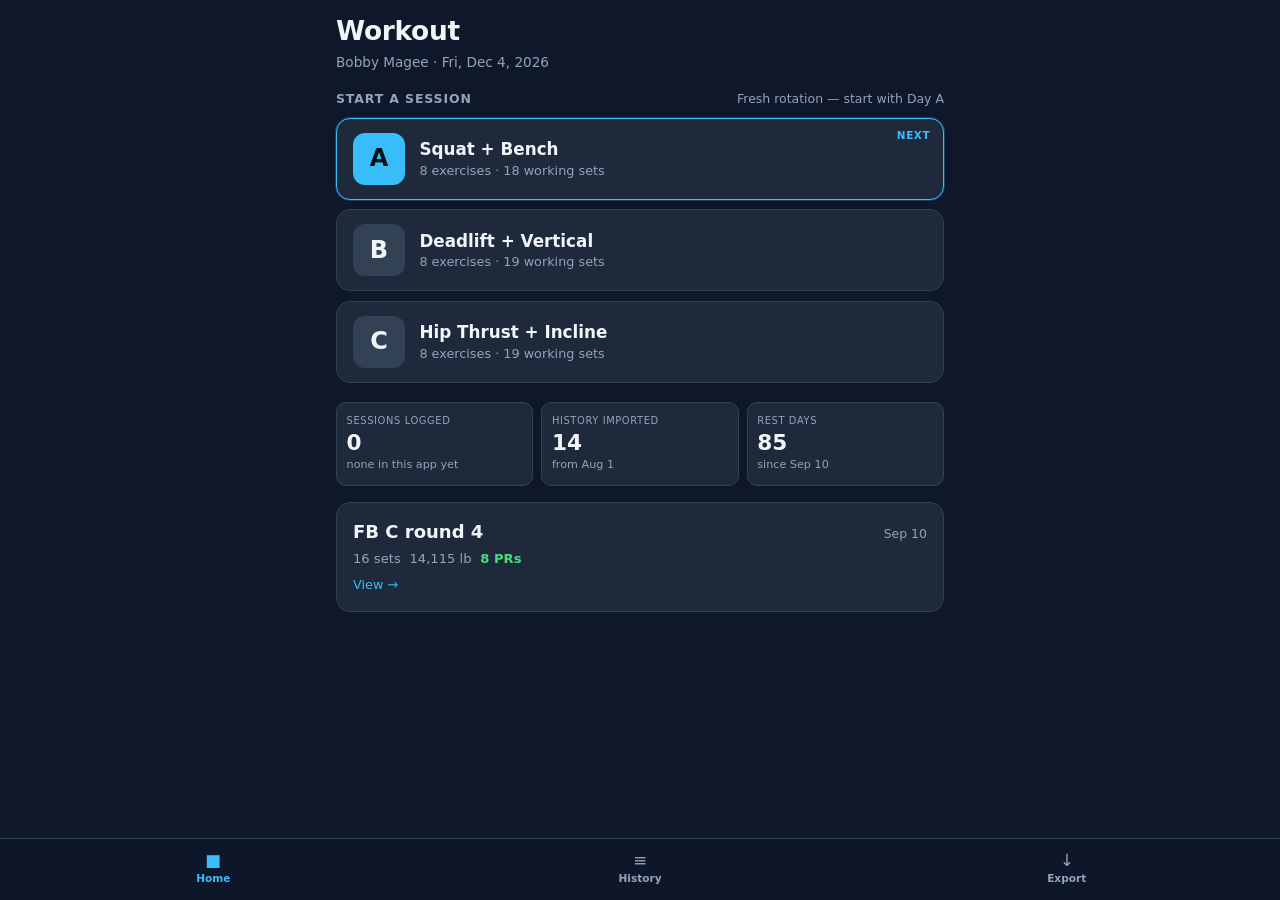
<file: workout/index.html>
<!DOCTYPE html>
<html lang="en">
<head>
<meta charset="utf-8">
<meta name="viewport" content="width=device-width, initial-scale=1, viewport-fit=cover, maximum-scale=1">
<title>Workout — Bobby Magee</title>

<meta name="description" content="Offline set-by-set workout logger with PR detection for the 3-day full-body rotation.">
<meta name="theme-color" content="#0f172a">
<meta name="color-scheme" content="dark">
<meta name="build" content="e52e66f62a">
<meta name="apple-mobile-web-app-capable" content="yes">
<meta name="mobile-web-app-capable" content="yes">
<meta name="apple-mobile-web-app-status-bar-style" content="black-translucent">
<meta name="apple-mobile-web-app-title" content="Workout">
<meta name="format-detection" content="telephone=no">

<link rel="manifest" href="manifest.webmanifest">
<link rel="apple-touch-icon" href="icons/apple-touch-180.png">
<link rel="icon" type="image/png" sizes="32x32" href="icons/favicon-32.png">

<style>
/* styles.css -- dark, one-thumb, low light.
   Tokens match Body Composition Dashboard.html so the two apps look related. */

:root {
  --bg: #0f172a;
  --surface: #1e293b;
  --surface2: #334155;
  --text: #f1f5f9;
  --muted: #94a3b8;
  --accent: #38bdf8;
  --green: #4ade80;
  --yellow: #facc15;
  --red: #f87171;
  --purple: #a78bfa;
  --orange: #fb923c;

  --radius: 14px;
  --radius-sm: 10px;
  --tap: 48px;
  --pad: 1rem;
  --nav-h: 62px;

  color-scheme: dark;
}

* { margin: 0; padding: 0; box-sizing: border-box; -webkit-tap-highlight-color: transparent; }

html { background: var(--bg); }

body {
  font-family: -apple-system, BlinkMacSystemFont, 'Segoe UI', system-ui, sans-serif;
  font-size: 18px;
  line-height: 1.45;
  background: var(--bg);
  color: var(--text);
  min-height: 100vh;
  min-height: 100dvh;
  -webkit-font-smoothing: antialiased;
  overscroll-behavior-y: contain;
}

#app { min-height: 100dvh; }

#view {
  padding: calc(env(safe-area-inset-top) + 0.75rem) var(--pad)
           calc(var(--nav-h) + env(safe-area-inset-bottom) + 1.5rem);
  max-width: 640px;
  margin: 0 auto;
}

button, input, textarea, select { font: inherit; color: inherit; }
button { background: none; border: none; cursor: pointer; }
b { font-weight: 700; }

/* --------------------------------------------------------------- buttons */

.btn {
  display: inline-flex; align-items: center; justify-content: center; gap: 0.4rem;
  min-height: var(--tap); padding: 0 1.1rem;
  border-radius: var(--radius-sm); border: 1px solid var(--surface2);
  background: var(--surface); color: var(--text);
  font-size: 1rem; font-weight: 600;
  transition: transform 0.08s ease, background 0.15s ease;
}
.btn:active { transform: scale(0.98); }
.btn:disabled { opacity: 0.35; }
.btn-primary { background: var(--accent); border-color: var(--accent); color: #06121c; }
.btn-danger { background: transparent; border-color: rgba(248, 113, 113, 0.5); color: var(--red); }
.btn-ghost { background: var(--surface); }
.btn-block { display: flex; width: 100%; margin-top: 0.7rem; }
.btn-sm { min-height: 42px; font-size: 0.9rem; font-weight: 500; }

.btn-chip {
  min-height: 34px; padding: 0 0.7rem; border-radius: 999px;
  border: 1px solid var(--surface2); background: var(--surface);
  font-size: 0.8rem; font-weight: 600; color: var(--muted);
}
.btn-chip:active { background: var(--surface2); }

/* ----------------------------------------------------------------- cards */

.card {
  background: var(--surface);
  border: 1px solid var(--surface2);
  border-radius: var(--radius);
  padding: 1rem;
  margin-bottom: 0.9rem;
}
.card-title { font-size: 1.05rem; font-weight: 700; }
.card-sub { font-size: 0.85rem; color: var(--muted); margin-top: 0.25rem; }

.section-head { display: flex; align-items: baseline; justify-content: space-between; gap: 0.6rem; margin-bottom: 0.6rem; }
.section-title { font-size: 0.78rem; font-weight: 700; text-transform: uppercase; letter-spacing: 0.07em; color: var(--muted); }
.section-hint { font-size: 0.78rem; color: var(--muted); }

.empty { color: var(--muted); text-align: center; padding: 2.5rem 1rem; font-size: 0.95rem; }

/* ------------------------------------------------------------------ home */

.home-header, .page-header { margin-bottom: 1.1rem; }
.home-title, .page-title { font-size: 1.65rem; font-weight: 800; letter-spacing: -0.01em; }
.home-sub, .page-sub { font-size: 0.85rem; color: var(--muted); margin-top: 0.15rem; }

.back-btn { color: var(--muted); font-size: 0.85rem; padding: 0.3rem 0; margin-bottom: 0.4rem; display: block; }

.day-picker { margin-bottom: 1.2rem; }
.day-btn {
  display: flex; align-items: center; gap: 0.9rem; width: 100%;
  min-height: 82px; padding: 0.85rem 1rem; margin-bottom: 0.6rem;
  border: 1px solid var(--surface2); border-radius: var(--radius);
  background: var(--surface); text-align: left; position: relative;
  transition: transform 0.08s ease;
}
.day-btn:active { transform: scale(0.99); }
.day-btn.next { border-color: var(--accent); box-shadow: 0 0 0 1px rgba(56, 189, 248, 0.25); }
.day-letter {
  width: 52px; height: 52px; flex: none; border-radius: 12px;
  background: var(--surface2); color: var(--text);
  display: grid; place-items: center; font-size: 1.5rem; font-weight: 800;
}
.day-btn.next .day-letter { background: var(--accent); color: #06121c; }
.day-body { display: flex; flex-direction: column; min-width: 0; }
.day-name { font-size: 1.05rem; font-weight: 700; }
.day-detail { font-size: 0.8rem; color: var(--muted); }
.day-flag {
  position: absolute; top: 0.6rem; right: 0.8rem;
  font-size: 0.65rem; font-weight: 700; letter-spacing: 0.06em; text-transform: uppercase;
  color: var(--accent);
}

.home-stats, .detail-stats {
  display: grid; grid-template-columns: repeat(3, 1fr); gap: 0.5rem; margin-bottom: 1rem;
}
.detail-stats { grid-template-columns: repeat(auto-fit, minmax(88px, 1fr)); }
.stat-tile {
  background: var(--surface); border: 1px solid var(--surface2);
  border-radius: var(--radius-sm); padding: 0.7rem 0.6rem; display: flex; flex-direction: column; gap: 0.15rem;
}
.stat-label { font-size: 0.62rem; text-transform: uppercase; letter-spacing: 0.06em; color: var(--muted); }
.stat-value { font-size: 1.35rem; font-weight: 700; line-height: 1.1; }
.stat-unit { font-size: 0.7rem; color: var(--muted); font-weight: 500; }
.stat-sub { font-size: 0.7rem; color: var(--muted); }

.resume-card { border-color: var(--accent); }
.resume-head { display: flex; justify-content: space-between; align-items: center; }
.resume-flag { font-size: 0.65rem; font-weight: 700; text-transform: uppercase; letter-spacing: 0.06em; color: var(--accent); }
.resume-when, .ls-date { font-size: 0.78rem; color: var(--muted); }
.resume-title { font-size: 1.1rem; font-weight: 700; margin-top: 0.3rem; }
.resume-detail { font-size: 0.85rem; color: var(--muted); }

.last-session { display: block; width: 100%; text-align: left; }
.ls-head { display: flex; justify-content: space-between; align-items: baseline; }
.ls-title { font-weight: 700; }
.ls-stats { display: flex; flex-wrap: wrap; gap: 0.55rem; font-size: 0.82rem; color: var(--muted); margin-top: 0.3rem; }
.ls-pr, .meta-pr, .sr-pr { color: var(--green); font-weight: 600; }
.ls-go { font-size: 0.8rem; color: var(--accent); display: block; margin-top: 0.5rem; }

/* --------------------------------------------------------------- session */

.session-header {
  position: sticky; top: 0; z-index: 20;
  margin: calc(-0.75rem - env(safe-area-inset-top)) calc(-1 * var(--pad)) 0.8rem;
  padding: calc(env(safe-area-inset-top) + 0.7rem) var(--pad) 0.6rem;
  background: rgba(15, 23, 42, 0.94);
  backdrop-filter: blur(12px); -webkit-backdrop-filter: blur(12px);
  border-bottom: 1px solid var(--surface2);
}
.session-header-row { display: flex; align-items: flex-start; justify-content: space-between; gap: 0.6rem; }
.session-title { font-size: 1.3rem; font-weight: 800; }
.session-sub { font-size: 0.78rem; color: var(--muted); }
.session-meta { display: flex; gap: 0.7rem; font-size: 0.76rem; color: var(--muted); margin-top: 0.35rem; }

.station-dots { display: flex; gap: 5px; margin-top: 0.6rem; }
.dot-btn {
  flex: 1; height: 5px; border-radius: 999px; background: var(--surface2);
  padding: 0; position: relative;
}
.dot-btn::after { content: ''; position: absolute; inset: -12px 0; }
.dot-btn.done { background: var(--green); opacity: 0.65; }
.dot-btn.current { background: var(--accent); }

.superset-flag {
  font-size: 0.72rem; color: var(--purple); font-weight: 600;
  text-transform: uppercase; letter-spacing: 0.05em; margin-bottom: 0.45rem;
}

.exercise-card { opacity: 0.55; }
.exercise-card.active { opacity: 1; border-color: var(--surface2); }
.exercise-head { display: flex; justify-content: space-between; gap: 0.7rem; align-items: flex-start; }
.exercise-name { font-size: 1.15rem; font-weight: 700; text-align: left; }
.exercise-name.swappable { color: var(--text); display: inline-flex; align-items: center; gap: 0.35rem; }
.swap-hint { color: var(--accent); font-size: 0.85rem; }
.exercise-note { font-size: 0.78rem; color: var(--muted); margin-top: 0.2rem; }
.exercise-target { flex: none; text-align: right; }
.target-sets { display: block; font-size: 1.25rem; font-weight: 700; }
.target-reps { font-size: 0.78rem; color: var(--muted); }

.overload {
  display: flex; align-items: center; gap: 0.5rem; flex-wrap: wrap;
  margin-top: 0.7rem; padding: 0.55rem 0.7rem;
  border-radius: var(--radius-sm); background: rgba(148, 163, 184, 0.1);
  border: 1px solid var(--surface2);
  font-size: 0.8rem; color: var(--muted);
}
.overload-hard { background: rgba(74, 222, 128, 0.1); border-color: rgba(74, 222, 128, 0.35); color: var(--text); }
.overload-icon { color: var(--green); font-weight: 700; }
.overload-text { flex: 1 1 60%; }

.last-panel { margin-top: 0.7rem; padding: 0.55rem 0.7rem; border-radius: var(--radius-sm); background: var(--bg); }
.last-empty { font-size: 0.8rem; color: var(--muted); }
.last-head { display: flex; justify-content: space-between; align-items: baseline; }
.last-title { font-size: 0.66rem; text-transform: uppercase; letter-spacing: 0.06em; color: var(--muted); font-weight: 700; }
.last-date { font-size: 0.72rem; color: var(--muted); }
.last-sets { display: flex; flex-wrap: wrap; gap: 0.35rem; margin-top: 0.35rem; }
.last-set {
  font-size: 0.85rem; font-variant-numeric: tabular-nums;
  padding: 0.15rem 0.45rem; border-radius: 6px; background: var(--surface2);
}
.record-panel { display: flex; flex-wrap: wrap; gap: 0.9rem; margin-top: 0.5rem; font-size: 0.76rem; color: var(--muted); }
.record-panel b { color: var(--muted); font-weight: 600; }

.set-list { margin-top: 0.7rem; display: flex; flex-direction: column; gap: 0.3rem; }
.set-row {
  display: flex; align-items: center; flex-wrap: wrap; gap: 0.2rem 0.5rem;
  padding: 0.45rem 0.5rem; border-radius: var(--radius-sm);
  background: var(--bg); font-size: 0.86rem;
}
/* Every atom is nowrap so a narrow row breaks between chips, never inside
   "220 x 5" or "e1RM 257". */
.set-row > * { white-space: nowrap; }
.set-warmup { opacity: 0.55; }
.set-num {
  width: 22px; height: 22px; flex: none; border-radius: 6px; background: var(--surface2);
  display: grid; place-items: center; font-size: 0.7rem; font-weight: 700; color: var(--muted);
}
.set-load { font-weight: 700; font-variant-numeric: tabular-nums; }
.set-rir, .set-e1rm { font-size: 0.72rem; color: var(--muted); font-variant-numeric: tabular-nums; }
.set-e1rm { margin-left: auto; }
.set-del { color: var(--muted); font-size: 1.3rem; line-height: 1; padding: 0 0.15rem; min-width: 28px; text-align: right; }

.pr-badges { display: inline-flex; gap: 0.25rem; flex-wrap: wrap; flex: none; }
.pr-badge {
  display: inline-flex; align-items: center; gap: 0.2rem;
  font-size: 0.66rem; font-weight: 700; letter-spacing: 0.02em;
  padding: 0.12rem 0.4rem; border-radius: 999px;
  background: rgba(74, 222, 128, 0.15); color: var(--green);
}
.pr-assist { background: rgba(167, 139, 250, 0.15); color: var(--purple); }
.pr-trophy { font-size: 0.72rem; }

/* inputs */

.input-panel {
  position: sticky; bottom: calc(var(--nav-h) + env(safe-area-inset-bottom));
  z-index: 15; margin: 0.9rem calc(-1 * var(--pad)) 0;
  padding: 0.8rem var(--pad) 0.9rem;
  background: rgba(15, 23, 42, 0.96);
  backdrop-filter: blur(12px); -webkit-backdrop-filter: blur(12px);
  border-top: 1px solid var(--surface2);
}
.num-grid { display: grid; grid-template-columns: minmax(0, 1fr) minmax(0, 1fr); gap: 0.6rem; }
.num-field { min-width: 0; }
.num-label { font-size: 0.66rem; text-transform: uppercase; letter-spacing: 0.06em; color: var(--muted); font-weight: 700; }
.num-row { display: flex; align-items: stretch; gap: 0.35rem; margin-top: 0.25rem; min-width: 0; }
.num-btn {
  width: 44px; flex: none; border-radius: var(--radius-sm);
  background: var(--surface2); color: var(--text); font-size: 1.4rem; font-weight: 600;
}
.num-btn:active { background: var(--accent); color: #06121c; }
.num-input {
  /* width:100% kills the <input>'s intrinsic 20-character width, which would
     otherwise blow the two-column grid past the viewport. */
  flex: 1 1 0; width: 100%; min-width: 0; height: 52px; text-align: center;
  font-size: 1.6rem; font-weight: 700; font-variant-numeric: tabular-nums;
  background: var(--surface); border: 1px solid var(--surface2);
  border-radius: var(--radius-sm); color: var(--text);
}
.num-input:focus { outline: none; border-color: var(--accent); }

.rir-row { display: flex; align-items: center; gap: 0.5rem; margin-top: 0.55rem; flex-wrap: wrap; }
.rir-label { font-size: 0.66rem; text-transform: uppercase; letter-spacing: 0.06em; color: var(--muted); font-weight: 700; }
.rir-chips { display: flex; gap: 0.3rem; }
.rir-chip {
  min-width: 40px; height: 34px; border-radius: 8px;
  background: var(--surface); border: 1px solid var(--surface2);
  font-size: 0.85rem; font-weight: 600; color: var(--muted);
}
.rir-chip.on { background: var(--accent); border-color: var(--accent); color: #06121c; }
.warmup-toggle { margin-left: auto; min-height: 44px; padding: 0 0.15rem; font-size: 0.76rem; color: var(--muted); display: flex; align-items: center; gap: 0.35rem; }
.warmup-toggle input { width: 22px; height: 22px; accent-color: var(--accent); }

.btn-log { display: flex; width: 100%; min-height: 56px; font-size: 1.1rem; margin-top: 0.6rem; background: var(--accent); border-color: var(--accent); color: #06121c; }

.station-nav { display: flex; align-items: center; justify-content: space-between; gap: 0.6rem; margin-top: 0.9rem; }
.station-nav .btn { flex: 1; }
.station-count { font-size: 0.8rem; color: var(--muted); font-variant-numeric: tabular-nums; }

/* rest timer */

.rest-bar {
  position: sticky; bottom: calc(var(--nav-h) + env(safe-area-inset-bottom));
  z-index: 16; margin: 0.6rem calc(-1 * var(--pad)) 0;
  padding: 0.5rem var(--pad) 0.6rem;
  background: var(--surface); border-top: 1px solid var(--surface2);
  overflow: hidden;
}
.rest-fill { position: absolute; inset: 0 auto 0 0; background: rgba(56, 189, 248, 0.16); transition: width 1s linear; }
.rest-row { position: relative; display: flex; align-items: center; gap: 0.6rem; }
.rest-label { font-size: 0.7rem; text-transform: uppercase; letter-spacing: 0.06em; color: var(--muted); font-weight: 700; }
.rest-clock { font-size: 1.3rem; font-weight: 800; font-variant-numeric: tabular-nums; }
.rest-actions { margin-left: auto; display: flex; gap: 0.35rem; }
.rest-done { border-top-color: var(--green); }
.rest-done .rest-clock, .rest-done .rest-label { color: var(--green); }

/* warmup checklist */

.warmup-list { list-style: none; display: flex; flex-direction: column; gap: 0.45rem; margin: 0.8rem 0; }
.check-row {
  display: flex; align-items: center; gap: 0.7rem; width: 100%;
  min-height: 60px; padding: 0.6rem 0.75rem; text-align: left;
  border-radius: var(--radius-sm); background: var(--bg); border: 1px solid var(--surface2);
}
.check-row.checked { border-color: var(--green); }
.check-box {
  width: 28px; height: 28px; flex: none; border-radius: 8px;
  border: 2px solid var(--surface2); display: grid; place-items: center;
  font-size: 1rem; font-weight: 800; color: var(--green);
}
.check-row.checked .check-box { border-color: var(--green); background: rgba(74, 222, 128, 0.15); }
.check-text { display: flex; flex-direction: column; }
.check-sub { font-size: 0.78rem; color: var(--muted); }

/* --------------------------------------------------------------- history */

.seg { display: flex; gap: 0.3rem; padding: 0.25rem; background: var(--surface); border-radius: var(--radius-sm); margin-bottom: 0.9rem; }
.seg-btn { flex: 1; min-height: 40px; border-radius: 8px; font-size: 0.9rem; font-weight: 600; color: var(--muted); }
.seg-btn.on { background: var(--surface2); color: var(--text); }

.session-list, .ex-list, .mini-list { display: flex; flex-direction: column; gap: 0.4rem; }
.session-row, .ex-row, .mini-row {
  display: flex; align-items: center; gap: 0.7rem; width: 100%; text-align: left;
  min-height: 62px; padding: 0.6rem 0.8rem;
  background: var(--surface); border: 1px solid var(--surface2); border-radius: var(--radius-sm);
}
.sr-left { display: flex; flex-direction: column; align-items: center; flex: none; width: 40px; }
.sr-day { font-size: 1.15rem; font-weight: 800; }
.sr-when { font-size: 0.66rem; color: var(--muted); }
.sr-mid { display: flex; flex-direction: column; min-width: 0; flex: 1; }
.sr-title { font-weight: 600; font-size: 0.95rem; }
.sr-detail { font-size: 0.76rem; color: var(--muted); }
.sr-pr { font-size: 0.72rem; }

.ex-group { margin-bottom: 1.2rem; }
.ex-name { flex: 1; font-size: 0.95rem; font-weight: 600; }
.ex-meta { display: flex; flex-direction: column; align-items: flex-end; font-size: 0.72rem; color: var(--muted); }
.ex-best { color: var(--muted); }
.ex-go { color: var(--muted); flex: none; }

.log-card { padding-top: 0.8rem; }
.log-head { display: flex; align-items: baseline; justify-content: space-between; width: 100%; gap: 0.6rem; text-align: left; min-height: 44px; padding: 0.4rem 0; }
.log-name { font-size: 1rem; font-weight: 700; }
.log-go { font-size: 0.75rem; color: var(--accent); flex: none; }

.pr-card .pr-list { list-style: none; display: flex; flex-direction: column; gap: 0.45rem; margin-top: 0.6rem; }
.pr-card .pr-list li { display: flex; align-items: center; gap: 0.5rem; font-size: 0.88rem; }
.pr-ex { flex: 1; min-width: 0; }
.pr-load { color: var(--muted); font-variant-numeric: tabular-nums; font-size: 0.82rem; }
.pr-card-hero { border-color: rgba(74, 222, 128, 0.4); background: linear-gradient(180deg, rgba(74, 222, 128, 0.08), var(--surface) 60%); }

.mini-row { min-height: 52px; }
.mini-date { width: 58px; flex: none; font-size: 0.8rem; color: var(--muted); }
.mini-detail { flex: 1; font-size: 0.85rem; }
.mini-pr { flex: none; }

.summary-header { text-align: center; padding-top: 1rem; }
.summary-kicker { font-size: 0.7rem; text-transform: uppercase; letter-spacing: 0.1em; color: var(--green); font-weight: 700; }
.next-card { border-color: var(--surface2); }

/* ---------------------------------------------------------------- charts */

.charts { display: flex; flex-direction: column; gap: 0.9rem; }
.chart-card {
  position: relative;
  background: var(--surface); border: 1px solid var(--surface2);
  border-radius: var(--radius); padding: 0.9rem 0.8rem 0.6rem;
}
.chart-head { margin-bottom: 0.3rem; }
.chart-title { font-size: 0.95rem; font-weight: 700; }
.chart-sub { font-size: 0.75rem; color: var(--muted); margin-top: 0.1rem; }
.chart-empty { font-size: 0.82rem; color: var(--muted); padding: 1.4rem 0; text-align: center; }

.chart { display: block; width: 100%; height: auto; touch-action: pan-y; overflow: visible; }
.chart .grid, .chart .axis { stroke: var(--surface2); stroke-width: 1; }
.chart .cursor { stroke: var(--muted); stroke-width: 1; }
.chart .tick { fill: var(--muted); font-size: 8px; font-family: inherit; font-variant-numeric: tabular-nums; }
.chart .line { fill: none; stroke: var(--accent); stroke-width: 2; stroke-linejoin: round; stroke-linecap: round; }
.chart .area { fill: var(--accent); opacity: 0.1; }
.chart .dot { fill: var(--accent); stroke: var(--surface); stroke-width: 2; }
.chart .dot-pr { fill: var(--green); }
.chart .bar { fill: var(--accent); opacity: 0.85; }
.chart .bar-pr { fill: var(--green); opacity: 0.9; }
.chart .endlabel { fill: var(--text); font-size: 9px; font-weight: 700; font-family: inherit; }

.chart-tip {
  position: absolute; top: 2.6rem; transform: translateX(-50%);
  background: var(--bg); border: 1px solid var(--surface2); border-radius: 8px;
  padding: 0.3rem 0.5rem; pointer-events: none; white-space: nowrap; z-index: 5;
}
.chart-tip-date { font-size: 0.66rem; color: var(--muted); }
.chart-tip-value { font-size: 0.82rem; font-weight: 700; font-variant-numeric: tabular-nums; }

.chart-table { margin-top: 0.2rem; }
.chart-table summary { font-size: 0.78rem; color: var(--muted); padding: 0.5rem 0; cursor: pointer; }
.table-scroll { overflow-x: auto; -webkit-overflow-scrolling: touch; }
.table-scroll table { border-collapse: collapse; width: 100%; font-size: 0.8rem; }
.table-scroll th, .table-scroll td { padding: 0.35rem 0.5rem; text-align: right; white-space: nowrap; font-variant-numeric: tabular-nums; }
.table-scroll th:first-child, .table-scroll td:first-child { text-align: left; }
.table-scroll th { color: var(--muted); font-size: 0.66rem; text-transform: uppercase; letter-spacing: 0.04em; border-bottom: 1px solid var(--surface2); }
.table-scroll tr + tr td { border-top: 1px solid rgba(51, 65, 85, 0.5); }

/* ------------------------------------------------------------- nav & misc */

.nav-bar {
  position: fixed; left: 0; right: 0; bottom: 0; z-index: 30;
  display: flex; height: calc(var(--nav-h) + env(safe-area-inset-bottom));
  padding-bottom: env(safe-area-inset-bottom);
  background: rgba(15, 23, 42, 0.96);
  backdrop-filter: blur(12px); -webkit-backdrop-filter: blur(12px);
  border-top: 1px solid var(--surface2);
}
.nav-btn { flex: 1; display: flex; flex-direction: column; align-items: center; justify-content: center; gap: 2px; color: var(--muted); }
.nav-btn.on { color: var(--accent); }
.nav-icon { font-size: 1.05rem; line-height: 1; }
.nav-label { font-size: 0.66rem; font-weight: 600; }

.notes-input {
  width: 100%; margin-top: 0.5rem; padding: 0.6rem;
  background: var(--bg); border: 1px solid var(--surface2); border-radius: var(--radius-sm);
  color: var(--text); font-size: 0.95rem; resize: vertical;
}
.notes-input:focus { outline: none; border-color: var(--accent); }
.field-label { font-size: 0.7rem; text-transform: uppercase; letter-spacing: 0.06em; color: var(--muted); font-weight: 700; }

.kv { margin-top: 0.6rem; }
.kv-row { display: flex; justify-content: space-between; padding: 0.3rem 0; font-size: 0.85rem; border-bottom: 1px solid rgba(51, 65, 85, 0.5); }
.kv-row dt { color: var(--muted); }
.kv-row dd { font-variant-numeric: tabular-nums; }
.backup-note { font-size: 0.8rem; color: var(--muted); margin-bottom: 0.8rem; }
.backup-note.warn { color: var(--yellow); }

.rename-list { display: flex; flex-direction: column; gap: 0.3rem; margin-top: 0.6rem; }
.rename-row { display: flex; align-items: center; gap: 0.4rem; font-size: 0.78rem; }
.rn-from { color: var(--muted); flex: 1; min-width: 0; }
.rn-arrow { color: var(--surface2); }
.rn-to { flex: 1; min-width: 0; }

/* toast */

#toast-host {
  position: fixed; left: 0; right: 0; z-index: 60;
  bottom: calc(var(--nav-h) + env(safe-area-inset-bottom) + 0.8rem);
  display: flex; justify-content: center; padding: 0 1rem;
  opacity: 0; transform: translateY(8px); pointer-events: none;
  transition: opacity 0.18s ease, transform 0.18s ease;
}
#toast-host.show { opacity: 1; transform: translateY(0); }
.toast {
  background: var(--surface2); color: var(--text);
  padding: 0.65rem 1rem; border-radius: 999px;
  font-size: 0.85rem; font-weight: 600; text-align: center;
  box-shadow: 0 8px 28px rgba(0, 0, 0, 0.5);
}
.toast-pr { background: var(--green); color: #06210f; }
.toast-warn { background: var(--yellow); color: #2a1f00; }

/* bottom sheet */

.sheet-overlay {
  position: fixed; inset: 0; z-index: 70;
  background: rgba(2, 6, 23, 0.6);
  display: flex; align-items: flex-end; justify-content: center;
  opacity: 0; transition: opacity 0.18s ease;
}
.sheet-overlay.open { opacity: 1; }
.sheet {
  width: 100%; max-width: 640px;
  background: var(--surface); border-radius: 18px 18px 0 0;
  border-top: 1px solid var(--surface2);
  padding: 0.6rem var(--pad) calc(1rem + env(safe-area-inset-bottom));
  transform: translateY(12px); transition: transform 0.18s ease;
  max-height: 86dvh; overflow-y: auto;
}
.sheet-overlay.open .sheet { transform: translateY(0); }
.sheet-grip { width: 38px; height: 4px; border-radius: 999px; background: var(--surface2); margin: 0 auto 0.7rem; }
.sheet-title { font-size: 1.1rem; font-weight: 700; margin-bottom: 0.5rem; }
.sheet-text { font-size: 0.88rem; color: var(--muted); }
.sheet-note { font-size: 0.75rem; color: var(--muted); margin-top: 0.6rem; }
.sheet-actions { display: flex; gap: 0.5rem; margin-top: 1rem; }
.sheet-actions .btn { flex: 1; }

.pick-list, .ramp-list { display: flex; flex-direction: column; gap: 0.4rem; margin-top: 0.6rem; }
.pick-row, .ramp-row {
  display: flex; align-items: center; justify-content: space-between; gap: 0.6rem;
  width: 100%; min-height: 52px; padding: 0 0.8rem; text-align: left;
  background: var(--bg); border: 1px solid var(--surface2); border-radius: var(--radius-sm);
  font-size: 0.95rem;
}
.pick-row.picked { border-color: var(--accent); color: var(--accent); }
.ramp-pct { font-size: 0.8rem; color: var(--muted); font-variant-numeric: tabular-nums; }
.ramp-load { font-weight: 700; font-variant-numeric: tabular-nums; }

@media (prefers-reduced-motion: reduce) {
  * { transition: none !important; animation: none !important; }
}
</style>
</head>
<body>
<div id="app">
  <noscript>
    <p style="padding:2rem;color:#94a3b8">This logger needs JavaScript.</p>
  </noscript>
</div>
<script src="app.js"></script>
</body>
</html>
</file>
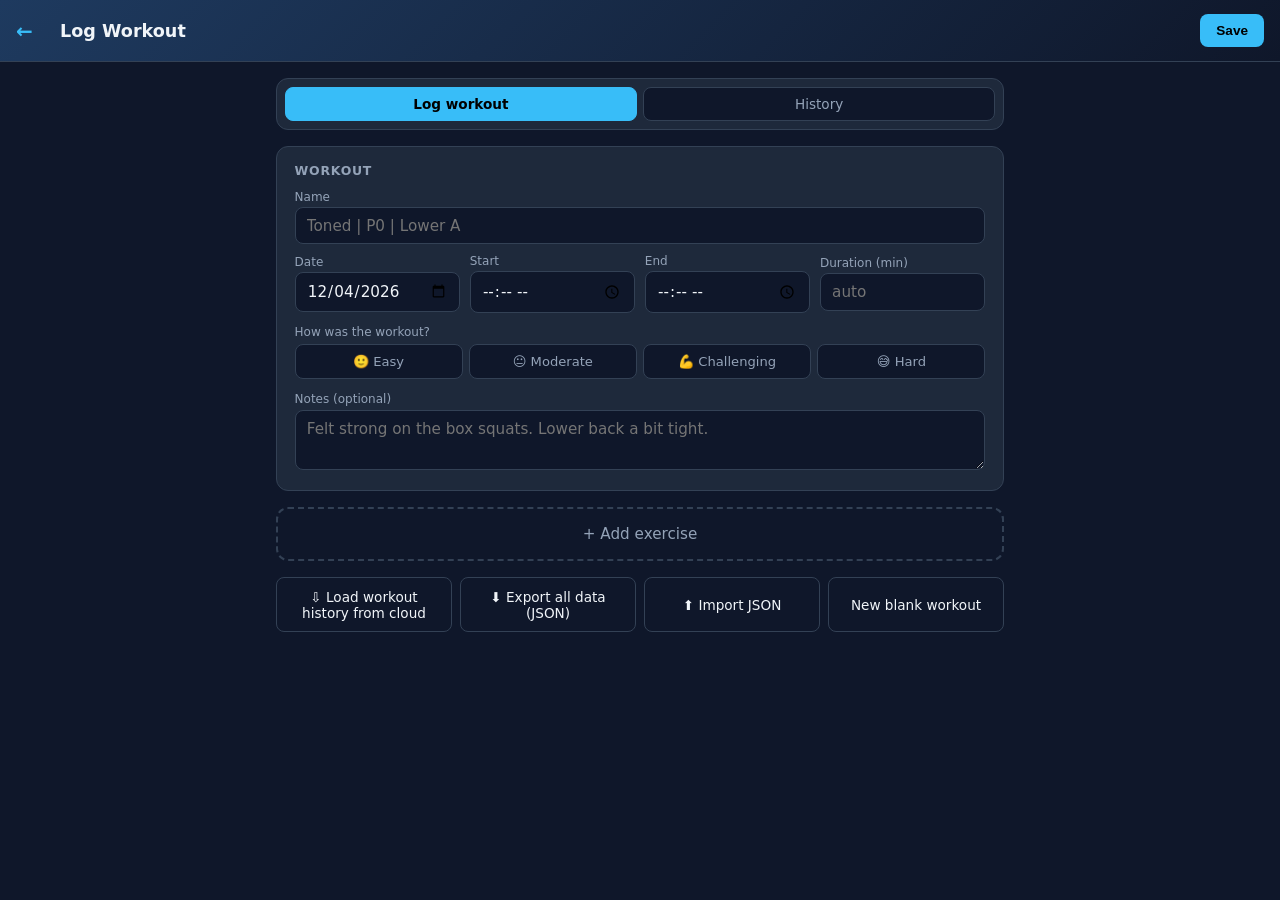
<file: log.html>
<!DOCTYPE html>
<html lang="en">
<head>
<meta charset="utf-8" />
<meta name="viewport" content="width=device-width, initial-scale=1.0, viewport-fit=cover" />
<meta name="theme-color" content="#0f172a" />
<meta name="apple-mobile-web-app-capable" content="yes" />
<meta name="apple-mobile-web-app-status-bar-style" content="black-translucent" />
<meta name="apple-mobile-web-app-title" content="BodyComp" />
<link rel="apple-touch-icon" href="icons/apple-touch-180.png" />
<link rel="icon" type="image/png" sizes="32x32" href="icons/favicon-32.png" />
<link rel="manifest" href="manifest.json" />
<title>Log Workout — Body Composition Tracker</title>
<style>
  :root {
    --bg: #0f172a; --surface: #1e293b; --surface2: #334155;
    --text: #f1f5f9; --muted: #94a3b8; --accent: #38bdf8;
    --green: #4ade80; --yellow: #facc15; --red: #f87171; --purple: #a78bfa; --orange: #fb923c;
  }
  * { margin:0; padding:0; box-sizing:border-box; -webkit-tap-highlight-color: transparent; }
  body { font-family: -apple-system, BlinkMacSystemFont, 'Segoe UI', system-ui, sans-serif; background:var(--bg); color:var(--text); min-height:100vh; padding-bottom: env(safe-area-inset-bottom); }
  .topbar { position:sticky; top:0; z-index:10; background:linear-gradient(135deg, #1e3a5f 0%, #0f172a 100%); padding: calc(env(safe-area-inset-top) + 0.9rem) 1rem 0.9rem; border-bottom:1px solid var(--surface2); display:flex; align-items:center; gap:0.75rem; }
  .topbar a.back { color:var(--accent); text-decoration:none; font-size:1.25rem; font-weight:600; width:32px; }
  .topbar h1 { font-size:1.1rem; font-weight:700; flex:1; }
  .topbar .save-btn { background:var(--accent); color:#000; border:none; padding:0.55rem 1rem; border-radius:8px; font-weight:700; font-size:0.85rem; cursor:pointer; }
  .topbar .save-btn:disabled { opacity:0.5; }
  .container { max-width:760px; margin:0 auto; padding:1rem; }

  .card { background:var(--surface); border:1px solid var(--surface2); border-radius:12px; padding:1rem 1.1rem; margin-bottom:1rem; }
  .card h2 { font-size:0.78rem; text-transform:uppercase; letter-spacing:0.06em; color:var(--muted); margin-bottom:0.7rem; }

  .row { display:flex; gap:0.6rem; align-items:center; flex-wrap:wrap; }
  .row > * { min-width:0; }
  .row label { font-size:0.75rem; color:var(--muted); display:block; margin-bottom:0.2rem; }
  .field { flex:1 1 140px; }
  .field-grow { flex:2 1 200px; }

  input, select, textarea {
    background: var(--bg); color: var(--text); border:1px solid var(--surface2);
    border-radius:8px; padding:0.55rem 0.7rem; font-size:0.95rem; font-family:inherit;
    width:100%; outline:none; -webkit-appearance:none;
  }
  input:focus, select:focus, textarea:focus { border-color:var(--accent); }
  input[type="number"] { font-variant-numeric: tabular-nums; }
  textarea { resize:vertical; min-height:60px; }

  .rpe-pills { display:grid; grid-template-columns:repeat(4, 1fr); gap:0.4rem; }
  .rpe-pills button { background:var(--bg); color:var(--muted); border:1px solid var(--surface2); border-radius:8px; padding:0.55rem 0.4rem; font-size:0.82rem; cursor:pointer; font-family:inherit; }
  .rpe-pills button.active { background:var(--accent); color:#000; border-color:var(--accent); font-weight:700; }

  .exercise-card { background:var(--surface); border:1px solid var(--surface2); border-radius:12px; padding:0.9rem 1rem; margin-bottom:0.9rem; }
  .ex-head { display:flex; align-items:center; gap:0.5rem; margin-bottom:0.65rem; }
  .ex-name { flex:1; font-size:1rem; font-weight:600; }
  .ex-name-input { font-size:1rem; font-weight:600; padding:0.4rem 0.55rem; }
  .ex-kind { font-size:0.7rem; color:var(--muted); background:var(--bg); border:1px solid var(--surface2); border-radius:6px; padding:0.25rem 1.6rem 0.25rem 0.5rem; width:auto; flex:0 0 auto; background-image:linear-gradient(45deg, transparent 50%, var(--muted) 50%), linear-gradient(135deg, var(--muted) 50%, transparent 50%); background-position: calc(100% - 12px) center, calc(100% - 7px) center; background-size: 5px 5px, 5px 5px; background-repeat: no-repeat; }
  .ex-delete { background:transparent; border:none; color:var(--red); font-size:1.1rem; cursor:pointer; padding:0.25rem 0.4rem; }

  .set-row { display:grid; gap:0.4rem; align-items:center; margin-bottom:0.45rem; }
  .set-row.weighted { grid-template-columns: 28px 1fr 1fr 60px 28px; }
  .set-row.reps     { grid-template-columns: 28px 1fr 60px 28px; }
  .set-row.time     { grid-template-columns: 28px 1fr 60px 28px; }
  .set-row .num { color:var(--muted); font-size:0.85rem; text-align:center; font-variant-numeric: tabular-nums; }
  .set-row input { padding:0.45rem 0.55rem; font-size:0.95rem; text-align:center; }
  .set-row .e1rm { font-size:0.78rem; color:var(--accent); text-align:right; font-variant-numeric: tabular-nums; }
  .set-row .del { background:transparent; border:none; color:var(--muted); font-size:1rem; cursor:pointer; padding:0.2rem; }

  .add-row-btn { background:var(--bg); color:var(--accent); border:1px dashed var(--surface2); border-radius:8px; padding:0.5rem; width:100%; font-size:0.85rem; cursor:pointer; font-family:inherit; margin-top:0.3rem; }
  .add-row-btn:hover { border-color:var(--accent); }

  .add-exercise-card { background:transparent; border:2px dashed var(--surface2); border-radius:12px; padding:1rem; text-align:center; color:var(--muted); cursor:pointer; margin-bottom:1rem; font-size:0.95rem; }
  .add-exercise-card:hover { border-color:var(--accent); color:var(--accent); }

  .suggestions { background:var(--bg); border:1px solid var(--surface2); border-top:none; border-radius:0 0 8px 8px; max-height:180px; overflow-y:auto; position:absolute; left:0; right:0; top:100%; z-index:20; }
  .suggestions div { padding:0.5rem 0.7rem; cursor:pointer; font-size:0.9rem; border-bottom:1px solid var(--surface2); }
  .suggestions div:last-child { border-bottom:none; }
  .suggestions div:hover, .suggestions div.hl { background:var(--surface2); color:var(--text); }
  .suggestions .small { font-size:0.7rem; color:var(--muted); margin-left:0.5rem; }
  .ex-name-wrap { position:relative; flex:1; }

  .toast { position:fixed; left:50%; bottom:1.5rem; transform:translateX(-50%); background:var(--surface); border:1px solid var(--accent); color:var(--text); padding:0.7rem 1.1rem; border-radius:10px; font-size:0.9rem; z-index:100; box-shadow:0 4px 24px rgba(0,0,0,0.4); opacity:0; pointer-events:none; transition:opacity 0.2s; }
  .toast.show { opacity:1; }

  .history-card { background:var(--surface); border:1px solid var(--surface2); border-radius:12px; padding:0.9rem 1rem; margin-bottom:0.8rem; }
  .history-card .h-body { cursor:pointer; padding:0.1rem 0; }
  .history-card .h-body:hover { color:var(--accent); }
  .history-card .h-top { display:flex; justify-content:space-between; align-items:baseline; gap:0.5rem; }
  .history-card .h-name { font-weight:600; font-size:0.95rem; }
  .history-card .h-date { font-size:0.78rem; color:var(--muted); white-space:nowrap; }
  .history-card .h-meta { font-size:0.78rem; color:var(--muted); margin-top:0.25rem; }

  /* Read-only review panel */
  .review-back { background:transparent; border:none; color:var(--accent); font-size:0.9rem; cursor:pointer; padding:0.3rem 0; margin-bottom:0.6rem; font-family:inherit; }
  .review-header { background:var(--surface); border:1px solid var(--surface2); border-radius:12px; padding:1rem 1.1rem; margin-bottom:1rem; }
  .review-name { font-size:1.15rem; font-weight:700; margin-bottom:0.35rem; }
  .review-meta { font-size:0.82rem; color:var(--muted); display:flex; flex-wrap:wrap; gap:0.4rem 0.7rem; }
  .review-meta .dot { color:var(--surface2); }
  .review-rpe-pill { display:inline-block; background:var(--surface2); color:var(--text); padding:0.15rem 0.55rem; border-radius:6px; font-size:0.75rem; font-weight:600; text-transform:capitalize; }
  .review-notes { margin-top:0.7rem; font-size:0.85rem; color:var(--muted); line-height:1.45; padding-top:0.6rem; border-top:1px solid var(--surface2); }

  .review-ex { background:var(--surface); border:1px solid var(--surface2); border-radius:12px; padding:0.9rem 1rem; margin-bottom:0.7rem; }
  .review-ex-head { display:flex; justify-content:space-between; align-items:baseline; gap:0.6rem; margin-bottom:0.5rem; }
  .review-ex-name { font-weight:600; font-size:0.98rem; }
  .review-ex-best { color:var(--accent); font-size:0.78rem; font-variant-numeric: tabular-nums; white-space:nowrap; }
  .review-set { display:grid; grid-template-columns: 28px 1fr 70px; align-items:baseline; padding:0.3rem 0; font-variant-numeric: tabular-nums; font-size:0.92rem; border-bottom:1px solid var(--surface2); }
  .review-set:last-child { border-bottom:none; }
  .review-set .rs-num { color:var(--muted); font-size:0.78rem; }
  .review-set .rs-val { }
  .review-set .rs-e1rm { color:var(--accent); font-size:0.78rem; text-align:right; }

  .review-actions { display:flex; gap:0.5rem; flex-wrap:wrap; margin-top:1rem; }
  .review-actions button { flex:1 1 120px; padding:0.7rem; border-radius:8px; font-size:0.9rem; font-weight:600; cursor:pointer; font-family:inherit; border:1px solid var(--surface2); background:var(--bg); color:var(--text); }
  .review-actions button.primary { background:var(--accent); color:#000; border-color:var(--accent); }
  .review-actions button:hover { border-color:var(--accent); }
  .history-card .h-actions { display:flex; gap:0.5rem; margin-top:0.6rem; }
  .history-card .h-actions button { flex:1; background:var(--bg); color:var(--text); border:1px solid var(--surface2); border-radius:8px; padding:0.5rem; font-size:0.82rem; cursor:pointer; font-family:inherit; }
  .history-card .h-actions button.primary { background:var(--accent); color:#000; border-color:var(--accent); font-weight:700; }
  .history-card .h-actions button:hover { border-color:var(--accent); }

  .last-time { background:var(--bg); border:1px solid var(--surface2); border-radius:8px; padding:0.5rem 0.65rem; margin-bottom:0.55rem; font-size:0.78rem; color:var(--muted); }
  .last-time .lt-head { display:flex; justify-content:space-between; align-items:center; cursor:pointer; }
  .last-time .lt-head strong { color:var(--text); font-weight:600; }
  .last-time .lt-best { color:var(--accent); font-variant-numeric: tabular-nums; }
  .last-time .lt-toggle { color:var(--muted); font-size:0.72rem; margin-left:0.5rem; }
  .last-time .lt-sets { margin-top:0.4rem; display:flex; flex-wrap:wrap; gap:0.35rem; }
  .last-time .lt-sets .pill { background:var(--surface2); color:var(--text); border-radius:6px; padding:0.2rem 0.5rem; font-variant-numeric: tabular-nums; font-size:0.78rem; cursor:pointer; border:1px solid transparent; }
  .last-time .lt-sets .pill:hover { border-color:var(--accent); color:var(--accent); }
  .last-time .lt-session { margin-top:0.45rem; padding-top:0.45rem; border-top:1px solid var(--surface2); }
  .last-time .lt-session .lt-date { display:block; font-size:0.7rem; color:var(--muted); margin-bottom:0.25rem; }

  .footer-actions { display:flex; gap:0.5rem; flex-wrap:wrap; margin-top:1rem; }
  .footer-actions button { flex:1 1 140px; background:var(--bg); color:var(--text); border:1px solid var(--surface2); border-radius:8px; padding:0.65rem; font-size:0.85rem; cursor:pointer; font-family:inherit; }
  .footer-actions button:hover { border-color:var(--accent); color:var(--accent); }
  .footer-actions .danger:hover { border-color:var(--red); color:var(--red); }

  .seg { display:grid; grid-template-columns:repeat(2,1fr); gap:0.4rem; }
  .seg button { background:var(--bg); color:var(--muted); border:1px solid var(--surface2); border-radius:8px; padding:0.5rem; font-size:0.85rem; cursor:pointer; font-family:inherit; }
  .seg button.active { background:var(--accent); color:#000; border-color:var(--accent); font-weight:700; }

  @media (max-width: 480px) {
    .container { padding:0.75rem; }
    .field { flex:1 1 100%; }
  }
</style>
</head>
<body>
<div class="topbar">
  <a class="back" href="index.html" aria-label="Back">←</a>
  <h1 id="topTitle">Log Workout</h1>
  <button class="save-btn" id="saveBtn" type="button">Save</button>
</div>

<div class="container">

  <!-- View toggle -->
  <div class="card" style="padding:0.5rem;">
    <div class="seg" id="viewSeg">
      <button data-view="entry" class="active">Log workout</button>
      <button data-view="history">History</button>
    </div>
  </div>

  <!-- ENTRY VIEW -->
  <div id="view-entry">
    <div class="card">
      <h2>Workout</h2>
      <div class="row">
        <div class="field field-grow">
          <label for="wName">Name</label>
          <input id="wName" type="text" placeholder="Toned | P0 | Lower A" autocomplete="off" />
        </div>
      </div>
      <div class="row" style="margin-top:0.6rem;">
        <div class="field">
          <label for="wDate">Date</label>
          <input id="wDate" type="date" />
        </div>
        <div class="field">
          <label for="wStart">Start</label>
          <input id="wStart" type="time" />
        </div>
        <div class="field">
          <label for="wEnd">End</label>
          <input id="wEnd" type="time" />
        </div>
        <div class="field">
          <label for="wDuration">Duration (min)</label>
          <input id="wDuration" type="number" inputmode="numeric" min="0" placeholder="auto" />
        </div>
      </div>
      <div style="margin-top:0.8rem;">
        <label style="font-size:0.75rem;color:var(--muted);display:block;margin-bottom:0.3rem;">How was the workout?</label>
        <div class="rpe-pills" id="rpePills">
          <button type="button" data-rpe="easy">🙂 Easy</button>
          <button type="button" data-rpe="moderate">😐 Moderate</button>
          <button type="button" data-rpe="challenging">💪 Challenging</button>
          <button type="button" data-rpe="hard">😅 Hard</button>
        </div>
      </div>
      <div style="margin-top:0.8rem;">
        <label for="wNotes" style="font-size:0.75rem;color:var(--muted);display:block;margin-bottom:0.3rem;">Notes (optional)</label>
        <textarea id="wNotes" placeholder="Felt strong on the box squats. Lower back a bit tight."></textarea>
      </div>
    </div>

    <div id="exerciseList"></div>

    <div class="add-exercise-card" id="addExerciseBtn">+ Add exercise</div>

    <div class="footer-actions">
      <button id="seedBtn" type="button">⇩ Load workout history from cloud</button>
      <button id="exportBtn" type="button">⬇ Export all data (JSON)</button>
      <button id="importBtn" type="button">⬆ Import JSON</button>
      <button id="newBtn" type="button">New blank workout</button>
    </div>
    <input type="file" id="importFile" accept="application/json" style="display:none" />
  </div>

  <!-- HISTORY VIEW -->
  <div id="view-history" style="display:none;">
    <div class="card">
      <h2>Saved workouts</h2>
      <div id="historyList"></div>
    </div>
  </div>

</div>

<div class="toast" id="toast"></div>

<script src="db.js"></script>
<script>
(function () {
  // ---------- State ----------
  let current = blankWorkout();
  let editingId = null;
  let library = [];

  function blankWorkout() {
    return {
      id: null,
      date: new Date().toISOString().slice(0, 10),
      start: '',
      end: '',
      duration_min: null,
      name: '',
      rpe: '',
      notes: '',
      exercises: [],
    };
  }
  function blankExercise(kind = 'weighted') {
    return { name: '', kind, sets: [blankSet(kind)] };
  }
  function blankSet(kind) {
    if (kind === 'time') return { seconds: null };
    if (kind === 'reps') return { reps: null };
    return { weight: null, reps: null };
  }

  // ---------- Helpers ----------
  function $(id) { return document.getElementById(id); }
  function toast(msg, ms = 1800) {
    const t = $('toast'); t.textContent = msg; t.classList.add('show');
    clearTimeout(t._h); t._h = setTimeout(() => t.classList.remove('show'), ms);
  }
  function minutesBetween(start, end) {
    if (!start || !end) return null;
    const [sh, sm] = start.split(':').map(Number);
    const [eh, em] = end.split(':').map(Number);
    let mins = (eh * 60 + em) - (sh * 60 + sm);
    if (mins < 0) mins += 24 * 60;
    return mins;
  }

  // ---------- Render ----------
  function renderWorkoutHeader() {
    $('wName').value = current.name || '';
    $('wDate').value = current.date || '';
    $('wStart').value = current.start || '';
    $('wEnd').value = current.end || '';
    $('wDuration').value = current.duration_min ?? '';
    $('wNotes').value = current.notes || '';
    document.querySelectorAll('#rpePills button').forEach((b) => {
      b.classList.toggle('active', b.dataset.rpe === current.rpe);
    });
    $('topTitle').textContent = editingId ? 'Edit Workout' : 'Log Workout';
  }

  function renderExercises() {
    const list = $('exerciseList');
    list.innerHTML = '';
    current.exercises.forEach((ex, exIdx) => {
      list.appendChild(renderExerciseCard(ex, exIdx));
    });
  }

  function renderExerciseCard(ex, exIdx) {
    const card = document.createElement('div');
    card.className = 'exercise-card';

    const head = document.createElement('div');
    head.className = 'ex-head';

    const nameWrap = document.createElement('div');
    nameWrap.className = 'ex-name-wrap';
    const nameInput = document.createElement('input');
    nameInput.className = 'ex-name-input';
    nameInput.type = 'text';
    nameInput.placeholder = 'Exercise name';
    nameInput.value = ex.name;
    nameInput.autocomplete = 'off';
    nameInput.addEventListener('input', () => {
      ex.name = nameInput.value;
      showSuggestions(nameInput, ex, exIdx);
    });
    nameInput.addEventListener('focus', () => showSuggestions(nameInput, ex, exIdx));
    nameInput.addEventListener('blur', () => setTimeout(hideSuggestions, 150));
    nameWrap.appendChild(nameInput);
    head.appendChild(nameWrap);

    const kindSel = document.createElement('select');
    kindSel.className = 'ex-kind';
    [['weighted', 'weight×reps'], ['reps', 'reps only'], ['time', 'time (sec)']].forEach(([v, label]) => {
      const o = document.createElement('option'); o.value = v; o.textContent = label;
      if (ex.kind === v) o.selected = true;
      kindSel.appendChild(o);
    });
    kindSel.addEventListener('change', () => {
      ex.kind = kindSel.value;
      ex.sets = ex.sets.map(() => blankSet(ex.kind));
      renderExercises();
    });
    head.appendChild(kindSel);

    const del = document.createElement('button');
    del.className = 'ex-delete';
    del.type = 'button';
    del.innerHTML = '✕';
    del.title = 'Remove exercise';
    del.addEventListener('click', () => {
      current.exercises.splice(exIdx, 1);
      renderExercises();
    });
    head.appendChild(del);

    card.appendChild(head);

    // "Last time" reference panel — shown when this exercise name has prior history
    const ltContainer = document.createElement('div');
    card.appendChild(ltContainer);
    refreshLastTime(ltContainer, ex);

    // Refresh the panel whenever the name input changes (debounced)
    let ltTimer = null;
    nameInput.addEventListener('input', () => {
      clearTimeout(ltTimer);
      ltTimer = setTimeout(() => refreshLastTime(ltContainer, ex), 200);
    });

    ex.sets.forEach((s, sIdx) => card.appendChild(renderSetRow(ex, s, sIdx)));

    const addBtn = document.createElement('button');
    addBtn.className = 'add-row-btn';
    addBtn.type = 'button';
    addBtn.textContent = '+ Add set';
    addBtn.addEventListener('click', () => {
      const prev = ex.sets[ex.sets.length - 1];
      const ns = blankSet(ex.kind);
      if (prev) {
        if ('weight' in prev) ns.weight = prev.weight;
        if ('reps' in prev) ns.reps = prev.reps;
        if ('seconds' in prev) ns.seconds = prev.seconds;
      }
      ex.sets.push(ns);
      renderExercises();
    });
    card.appendChild(addBtn);
    return card;
  }

  function renderSetRow(ex, s, sIdx) {
    const row = document.createElement('div');
    row.className = 'set-row ' + ex.kind;

    const num = document.createElement('div'); num.className = 'num'; num.textContent = (sIdx + 1) + '.';
    row.appendChild(num);

    if (ex.kind === 'weighted') {
      const wIn = numInput(s.weight, 'lb', (v) => { s.weight = v; updateE1RM(); });
      const rIn = numInput(s.reps, 'reps', (v) => { s.reps = v; updateE1RM(); });
      row.appendChild(wIn); row.appendChild(rIn);
      const e1 = document.createElement('div'); e1.className = 'e1rm';
      const v = BCDB.e1rm(s.weight, s.reps);
      e1.textContent = v ? v + ' e1RM' : '';
      row.appendChild(e1);
      function updateE1RM() {
        const v = BCDB.e1rm(s.weight, s.reps);
        e1.textContent = v ? v + ' e1RM' : '';
      }
    } else if (ex.kind === 'reps') {
      const rIn = numInput(s.reps, 'reps', (v) => { s.reps = v; });
      row.appendChild(rIn);
      const pad = document.createElement('div'); row.appendChild(pad);
    } else if (ex.kind === 'time') {
      const tIn = numInput(s.seconds, 'sec', (v) => { s.seconds = v; });
      row.appendChild(tIn);
      const pad = document.createElement('div'); row.appendChild(pad);
    }

    const del = document.createElement('button');
    del.className = 'del'; del.type = 'button'; del.innerHTML = '−';
    del.title = 'Remove set';
    del.addEventListener('click', () => {
      ex.sets.splice(sIdx, 1);
      if (ex.sets.length === 0) ex.sets.push(blankSet(ex.kind));
      renderExercises();
    });
    row.appendChild(del);
    return row;
  }

  function numInput(value, placeholder, onChange) {
    const i = document.createElement('input');
    i.type = 'number';
    i.inputMode = 'decimal';
    i.placeholder = placeholder;
    i.value = (value == null || value === '') ? '' : value;
    i.addEventListener('input', () => {
      const v = i.value === '' ? null : Number(i.value);
      onChange(Number.isFinite(v) ? v : null);
    });
    return i;
  }

  // ---------- "Last time" reference panel ----------
  async function refreshLastTime(container, ex) {
    container.innerHTML = '';
    const name = (ex.name || '').trim();
    if (!name) return;
    const history = await BCDB.getExerciseHistory(name, 4);
    // Exclude the workout currently being edited, and (when repeating) the source workout —
    // otherwise the Last-time panel echoes the data we just prefilled.
    const skipIds = new Set([editingId, current._repeated_from].filter(Boolean));
    const past = history.filter((h) => !skipIds.has(h.workout_id)).slice(0, 3);
    if (past.length === 0) return;

    const panel = document.createElement('div');
    panel.className = 'last-time';

    const last = past[0];
    const head = document.createElement('div');
    head.className = 'lt-head';
    const fmtDate = last.date && last.date.length >= 10 ? last.date.slice(5) : last.date;
    head.innerHTML =
      '<div><strong>Last:</strong> ' + escapeHtml(fmtDate) +
      (past.length > 1 ? ' <span class="lt-toggle">▾ ' + past.length + ' sessions</span>' : '') +
      '</div>' +
      (last.best_e1rm ? '<div class="lt-best">' + last.best_e1rm + ' best e1RM</div>' : '');
    panel.appendChild(head);

    panel.appendChild(buildSetsPills(last, ex));

    let expanded = false;
    head.addEventListener('click', () => {
      if (past.length <= 1) return;
      expanded = !expanded;
      // Remove any extra session blocks
      panel.querySelectorAll('.lt-session').forEach((n) => n.remove());
      const toggle = head.querySelector('.lt-toggle');
      if (toggle) toggle.textContent = (expanded ? '▴ ' : '▾ ') + past.length + ' sessions';
      if (expanded) {
        past.slice(1).forEach((sess) => {
          const block = document.createElement('div');
          block.className = 'lt-session';
          const d = sess.date && sess.date.length >= 10 ? sess.date.slice(5) : sess.date;
          const dateLabel = document.createElement('span');
          dateLabel.className = 'lt-date';
          dateLabel.textContent = d + (sess.best_e1rm ? ' — ' + sess.best_e1rm + ' best e1RM' : '');
          block.appendChild(dateLabel);
          block.appendChild(buildSetsPills(sess, ex));
          panel.appendChild(block);
        });
      }
    });

    container.appendChild(panel);
  }

  function buildSetsPills(session, ex) {
    const wrap = document.createElement('div');
    wrap.className = 'lt-sets';
    (session.sets || []).forEach((s) => {
      const pill = document.createElement('button');
      pill.type = 'button';
      pill.className = 'pill';
      pill.textContent = formatSet(s, session.kind || ex.kind);
      pill.title = 'Tap to add as next set';
      pill.addEventListener('click', () => applyHistorySet(ex, s, session.kind || ex.kind));
      wrap.appendChild(pill);
    });
    return wrap;
  }

  function formatSet(s, kind) {
    if (kind === 'time') return (s.seconds ?? '?') + ' sec';
    if (kind === 'reps') return (s.reps ?? '?') + ' reps';
    return (s.weight ?? '?') + ' × ' + (s.reps ?? '?');
  }

  function applyHistorySet(ex, s, kind) {
    // If the kind on this exercise card differs, align it to the historical kind.
    if (kind && ex.kind !== kind) ex.kind = kind;
    // Find the first empty set; if all are filled, append a new one.
    let target = ex.sets.find((row) => allEmpty(row));
    if (!target) {
      target = blankSet(ex.kind);
      ex.sets.push(target);
    }
    if (kind === 'time') target.seconds = s.seconds ?? target.seconds ?? null;
    else if (kind === 'reps') target.reps = s.reps ?? target.reps ?? null;
    else { target.weight = s.weight ?? target.weight ?? null; target.reps = s.reps ?? target.reps ?? null; }
    renderExercises();
  }

  // ---------- Exercise name autocomplete ----------
  let activeSuggestEl = null;
  function showSuggestions(input, ex, exIdx) {
    hideSuggestions();
    const q = (input.value || '').toLowerCase().trim();
    const matches = library
      .filter((e) => !q || e.name.toLowerCase().includes(q))
      .slice(0, 8);
    if (matches.length === 0) return;
    const list = document.createElement('div');
    list.className = 'suggestions';
    matches.forEach((m) => {
      const row = document.createElement('div');
      row.innerHTML = '<strong>' + escapeHtml(m.name) + '</strong>' +
        '<span class="small">' + m.kind + ' · ' + (m.usage_count || 0) + '×</span>';
      row.addEventListener('mousedown', (e) => {
        e.preventDefault();
        ex.name = m.name;
        ex.kind = m.kind;
        if (ex.sets.length === 0 || ex.sets.every((s) => allEmpty(s))) {
          ex.sets = [blankSet(ex.kind)];
        }
        hideSuggestions();
        renderExercises(); // re-render also rebuilds the Last-time panel
      });
      list.appendChild(row);
    });
    input.parentNode.appendChild(list);
    activeSuggestEl = list;
  }
  function hideSuggestions() {
    if (activeSuggestEl && activeSuggestEl.parentNode) activeSuggestEl.parentNode.removeChild(activeSuggestEl);
    activeSuggestEl = null;
  }
  function allEmpty(s) { return Object.values(s).every((v) => v == null || v === ''); }
  function escapeHtml(s) { return (s || '').replace(/[&<>"']/g, (c) => ({'&':'&amp;','<':'&lt;','>':'&gt;','"':'&quot;',"'":'&#39;'}[c])); }

  // ---------- Save / load ----------
  async function saveCurrent() {
    // Collect inputs
    current.name = $('wName').value.trim();
    current.date = $('wDate').value || new Date().toISOString().slice(0, 10);
    current.start = $('wStart').value || '';
    current.end = $('wEnd').value || '';
    const manualDur = $('wDuration').value;
    current.duration_min = manualDur !== '' ? Number(manualDur) : minutesBetween(current.start, current.end);
    current.notes = $('wNotes').value.trim();
    // RPE already set

    if (!current.name) { toast('Workout needs a name'); return; }
    if (current.exercises.length === 0) { toast('Add at least one exercise'); return; }
    const hasAny = current.exercises.some((ex) =>
      ex.name.trim() && ex.sets.some((s) => !allEmpty(s))
    );
    if (!hasAny) { toast('Fill in at least one set'); return; }

    if (editingId) current.id = editingId;
    try {
      const id = await BCDB.saveWorkout(current);
      toast('Saved ✓');
      editingId = id;
      library = await BCDB.getExerciseLibrary();
      // Refresh history list if it's been viewed
      renderHistoryList();
    } catch (e) {
      console.error(e);
      toast('Save failed: ' + e.message, 3000);
    }
  }

  function newBlank() {
    if (current.exercises.length > 0 || current.name) {
      if (!confirm('Discard current workout and start fresh?')) return;
    }
    current = blankWorkout();
    editingId = null;
    renderWorkoutHeader();
    renderExercises();
  }

  async function loadForEdit(id) {
    const w = await BCDB.getWorkout(id);
    if (!w) return;
    current = w;
    editingId = id;
    renderWorkoutHeader();
    renderExercises();
    switchView('entry');
  }

  async function repeatWorkout(id) {
    const fresh = await BCDB.duplicateWorkout(id);
    current = fresh;
    editingId = null;
    renderWorkoutHeader();
    renderExercises();
    switchView('entry');
    toast('Repeated — edit & save as new');
  }

  // ---------- History view ----------
  async function renderHistoryList() {
    const all = await BCDB.listWorkouts({ limit: 200 });
    const list = $('historyList');
    list.innerHTML = '';
    if (all.length === 0) {
      list.innerHTML = '<div style="color:var(--muted);font-size:0.9rem;">No workouts saved yet.</div>';
      return;
    }
    all.forEach((w) => {
      const card = document.createElement('div');
      card.className = 'history-card';
      const exCount = w.exercises.length;
      const setCount = w.exercises.reduce((sum, ex) => sum + ex.sets.length, 0);
      card.innerHTML =
        '<div class="h-body" title="Tap to review">' +
          '<div class="h-top"><div class="h-name">' + escapeHtml(w.name) + '</div>' +
          '<div class="h-date">' + w.date + '</div></div>' +
          '<div class="h-meta">' + exCount + ' exercise' + (exCount === 1 ? '' : 's') +
          ' · ' + setCount + ' set' + (setCount === 1 ? '' : 's') +
          (w.duration_min ? ' · ' + w.duration_min + ' min' : '') +
          (w.rpe ? ' · ' + w.rpe : '') + '</div>' +
        '</div>' +
        '<div class="h-actions">' +
          '<button type="button" data-act="edit">Edit</button>' +
          '<button type="button" data-act="repeat" class="primary">Repeat ↻</button>' +
        '</div>';
      card.querySelector('.h-body').addEventListener('click', () => renderReview(w.id));
      card.querySelector('[data-act="edit"]').addEventListener('click', () => loadForEdit(w.id));
      card.querySelector('[data-act="repeat"]').addEventListener('click', () => repeatWorkout(w.id));
      list.appendChild(card);
    });
  }

  // Read-only review of a completed workout. Renders inside #view-history,
  // replacing the saved-workouts list. Back button restores the list.
  async function renderReview(id) {
    const w = await BCDB.getWorkout(id);
    if (!w) { toast('Workout not found'); return; }
    const container = $('view-history');
    container.innerHTML = '';

    const back = document.createElement('button');
    back.className = 'review-back';
    back.type = 'button';
    back.textContent = '← Back to history';
    back.addEventListener('click', () => { container.innerHTML = ''; container.appendChild(rebuildHistoryShell()); renderHistoryList(); });
    container.appendChild(back);

    // Header
    const header = document.createElement('div');
    header.className = 'review-header';
    const metaParts = [];
    if (w.date) metaParts.push(w.date);
    if (w.start && w.end) metaParts.push(w.start + ' – ' + w.end);
    if (w.duration_min) metaParts.push(w.duration_min + ' min');
    header.innerHTML =
      '<div class="review-name">' + escapeHtml(w.name || '(no name)') + '</div>' +
      '<div class="review-meta">' +
        metaParts.map((p,i) => (i ? '<span class="dot">·</span>' : '') + '<span>' + escapeHtml(p) + '</span>').join('') +
        (w.rpe ? (metaParts.length ? '<span class="dot">·</span>' : '') + '<span class="review-rpe-pill">' + escapeHtml(w.rpe) + '</span>' : '') +
      '</div>' +
      (w.notes ? '<div class="review-notes">' + escapeHtml(w.notes) + '</div>' : '');
    container.appendChild(header);

    // Exercises
    (w.exercises || []).forEach((ex) => {
      const card = document.createElement('div');
      card.className = 'review-ex';

      // Best e1RM across sets (weighted only)
      let best = null;
      if (ex.kind === 'weighted') {
        for (const s of ex.sets || []) {
          const v = BCDB.e1rm(s.weight, s.reps);
          if (v && (best == null || v > best)) best = v;
        }
      }

      const head = document.createElement('div');
      head.className = 'review-ex-head';
      head.innerHTML =
        '<div class="review-ex-name">' + escapeHtml(ex.name) + '</div>' +
        (best ? '<div class="review-ex-best">' + best + ' best e1RM</div>' : '');
      card.appendChild(head);

      (ex.sets || []).forEach((s, i) => {
        const row = document.createElement('div');
        row.className = 'review-set';
        let val;
        if (ex.kind === 'time') val = (s.seconds ?? '?') + ' sec';
        else if (ex.kind === 'reps') val = (s.reps ?? '?') + ' reps';
        else val = (s.weight ?? '?') + ' × ' + (s.reps ?? '?');
        const e1 = (ex.kind === 'weighted') ? BCDB.e1rm(s.weight, s.reps) : null;
        row.innerHTML =
          '<div class="rs-num">' + (i + 1) + '.</div>' +
          '<div class="rs-val">' + val + '</div>' +
          '<div class="rs-e1rm">' + (e1 ? e1 + ' e1RM' : '') + '</div>';
        card.appendChild(row);
      });

      container.appendChild(card);
    });

    // Actions
    const actions = document.createElement('div');
    actions.className = 'review-actions';
    actions.innerHTML =
      '<button type="button" data-act="edit">Edit</button>' +
      '<button type="button" data-act="repeat" class="primary">Repeat ↻</button>';
    actions.querySelector('[data-act="edit"]').addEventListener('click', () => loadForEdit(id));
    actions.querySelector('[data-act="repeat"]').addEventListener('click', () => repeatWorkout(id));
    container.appendChild(actions);

    window.scrollTo(0, 0);
  }

  // Rebuilds the History view's static shell (card wrapping the saved-workouts list)
  // after a review wipes the container's content.
  function rebuildHistoryShell() {
    const shell = document.createElement('div');
    shell.className = 'card';
    shell.innerHTML = '<h2>Saved workouts</h2><div id="historyList"></div>';
    return shell;
  }

  // ---------- View toggle ----------
  function switchView(name) {
    document.querySelectorAll('#viewSeg button').forEach((b) => b.classList.toggle('active', b.dataset.view === name));
    $('view-entry').style.display = name === 'entry' ? '' : 'none';
    $('view-history').style.display = name === 'history' ? '' : 'none';
    if (name === 'history') renderHistoryList();
  }

  // ---------- Export / import ----------
  async function exportData() {
    const payload = await BCDB.exportAll();
    const stamp = new Date().toISOString().slice(0, 10);
    const filename = 'body-comp-export-' + stamp + '.json';
    const text = JSON.stringify(payload, null, 2);

    // Prefer the Web Share API on platforms that support file sharing (iOS PWAs,
    // modern Android, recent desktop Chrome on Windows). This pops the native
    // share sheet so the user can pick OneDrive / AirDrop / Mail / Files in one
    // tap, instead of a generic download dialog.
    if (typeof navigator.canShare === 'function') {
      try {
        const file = new File([text], filename, { type: 'application/json' });
        if (navigator.canShare({ files: [file] })) {
          await navigator.share({
            files: [file],
            title: 'Body composition workout export',
            text: (payload.workouts || []).length + ' workouts as of ' + stamp,
          });
          toast('Shared ✓');
          return;
        }
      } catch (e) {
        // AbortError = user dismissed the share sheet — silent, not an error.
        if (e && e.name === 'AbortError') { toast('Share cancelled'); return; }
        // Any other failure: fall through to download below.
        console.warn('share() failed, falling back to download:', e);
      }
    }

    // Fallback: traditional anchor-based download.
    BCDB.downloadJSON(filename, payload);
    toast('Exported ✓');
  }
  function importData(file) {
    const reader = new FileReader();
    reader.onload = async () => {
      try {
        const payload = JSON.parse(reader.result);
        const counts = await BCDB.importAll(payload, { mode: 'merge' });
        library = await BCDB.getExerciseLibrary();
        toast('Imported: ' + counts.workouts + ' workouts');
        renderHistoryList();
      } catch (e) { toast('Import failed: ' + e.message, 3000); }
    };
    reader.readAsText(file);
  }

  // Fetch the seed JSON co-hosted with the app on GitHub Pages and import it.
  // Idempotent — workout IDs are deterministic ('wlog-YYYY-MM-DD'), so re-tapping
  // merges by ID without creating duplicates.
  async function loadSeedFromCloud() {
    const existing = await BCDB.listWorkouts({ limit: 1 });
    if (existing.length > 0 && !confirm('You already have saved workouts. Loading the cloud history merges with what you have (matching dates get overwritten). Continue?')) {
      return;
    }
    try {
      const r = await fetch('body-comp-import-from-xlsx.json', { cache: 'no-cache' });
      if (!r.ok) throw new Error('HTTP ' + r.status);
      const payload = await r.json();
      const counts = await BCDB.importAll(payload, { mode: 'merge' });
      library = await BCDB.getExerciseLibrary();
      toast('Loaded ' + counts.workouts + ' workouts from cloud');
      renderHistoryList();
    } catch (e) {
      toast('Cloud load failed: ' + e.message, 3000);
    }
  }

  // ---------- Wire up ----------
  function bindHeader() {
    $('wName').addEventListener('input', () => current.name = $('wName').value);
    $('wDate').addEventListener('input', () => current.date = $('wDate').value);
    $('wStart').addEventListener('input', () => {
      current.start = $('wStart').value;
      if ($('wDuration').value === '' && current.end) $('wDuration').placeholder = (minutesBetween(current.start, current.end) || 'auto');
    });
    $('wEnd').addEventListener('input', () => {
      current.end = $('wEnd').value;
      if ($('wDuration').value === '' && current.start) $('wDuration').placeholder = (minutesBetween(current.start, current.end) || 'auto');
    });
    $('wDuration').addEventListener('input', () => {
      const v = $('wDuration').value;
      current.duration_min = v === '' ? null : Number(v);
    });
    $('wNotes').addEventListener('input', () => current.notes = $('wNotes').value);
    document.querySelectorAll('#rpePills button').forEach((b) => {
      b.addEventListener('click', () => {
        const v = b.dataset.rpe;
        current.rpe = current.rpe === v ? '' : v;
        document.querySelectorAll('#rpePills button').forEach((x) => x.classList.toggle('active', x.dataset.rpe === current.rpe));
      });
    });
  }

  async function init() {
    bindHeader();
    $('addExerciseBtn').addEventListener('click', () => {
      current.exercises.push(blankExercise('weighted'));
      renderExercises();
      // Focus the newly-added exercise name field
      setTimeout(() => {
        const inputs = document.querySelectorAll('#exerciseList .ex-name-input');
        const last = inputs[inputs.length - 1]; if (last) last.focus();
      }, 0);
    });
    $('saveBtn').addEventListener('click', saveCurrent);
    $('newBtn').addEventListener('click', newBlank);
    $('exportBtn').addEventListener('click', exportData);
    $('importBtn').addEventListener('click', () => $('importFile').click());
    $('seedBtn').addEventListener('click', loadSeedFromCloud);
    $('importFile').addEventListener('change', (e) => {
      const f = e.target.files[0]; if (f) importData(f);
      e.target.value = '';
    });
    document.querySelectorAll('#viewSeg button').forEach((b) => {
      b.addEventListener('click', () => switchView(b.dataset.view));
    });

    library = await BCDB.getExerciseLibrary();
    renderWorkoutHeader();
    renderExercises();
  }

  if ('serviceWorker' in navigator) {
    window.addEventListener('load', () => {
      navigator.serviceWorker.register('service-worker.js').catch(() => {});
    });
  }

  document.addEventListener('DOMContentLoaded', init);
})();
</script>
</body>
</html>
</file>
